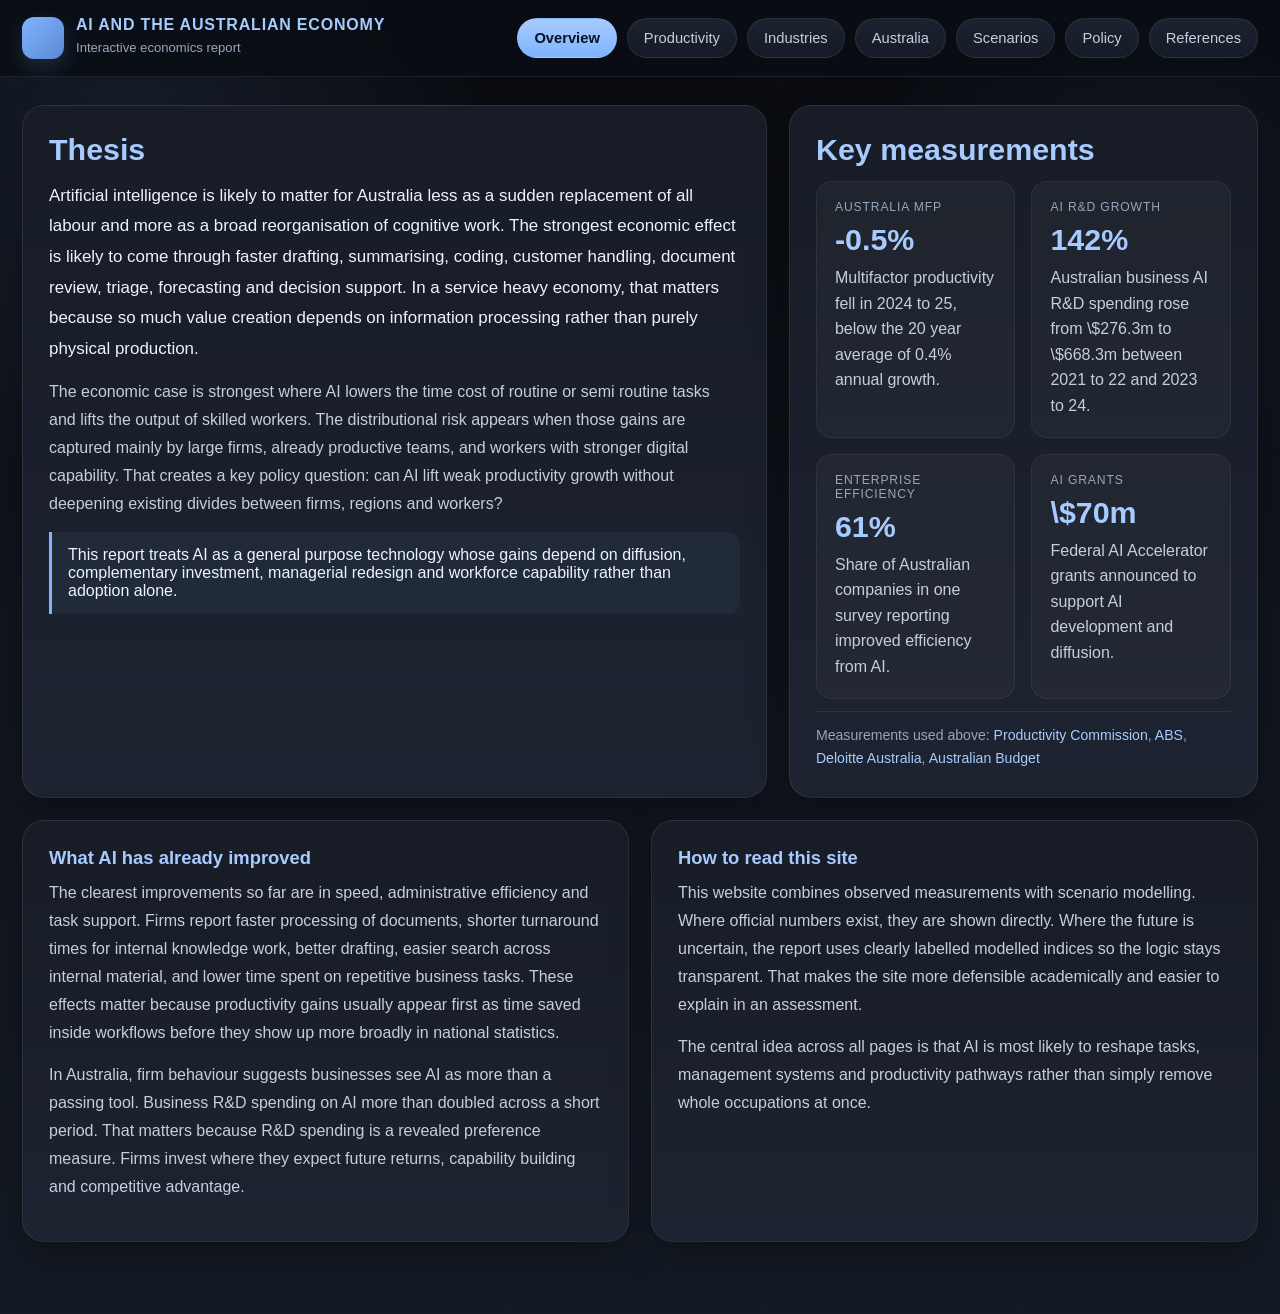
<file: index.html>
<!DOCTYPE html>
<html lang="en">
<head>
<meta charset="UTF-8" />
<meta name="viewport" content="width=device-width, initial-scale=1.0" />
<title>AI and the Australian Economy</title>
<style>
:root{
  --bg:#0b0d12;
  --bg2:#131720;
  --panel:#171c26;
  --panel2:#1d2330;
  --accent:#7fb3ff;
  --accent2:#a8cbff;
  --accent3:#5d89d6;
  --text:#eef3fb;
  --muted:#c4cfde;
  --muted2:#97a6bb;
  --line:rgba(255,255,255,0.08);
  --shadow:0 16px 40px rgba(0,0,0,0.28);
}

*{
  box-sizing:border-box;
}

html{
  scroll-behavior:smooth;
}

body{
  margin:0;
  font-family: Inter, Arial, Helvetica, sans-serif;
  color:var(--text);
  background:
    radial-gradient(circle at 10% 10%, rgba(127,179,255,0.10), transparent 22%),
    radial-gradient(circle at 90% 15%, rgba(93,137,214,0.08), transparent 18%),
    linear-gradient(180deg, #090b10 0%, #10141c 45%, #141a24 100%);
  min-height:100vh;
}

.topbar{
  position:sticky;
  top:0;
  z-index:1000;
  backdrop-filter:blur(14px);
  background:rgba(10,14,20,0.88);
  border-bottom:1px solid var(--line);
}

.topbar-inner{
  max-width:1380px;
  margin:0 auto;
  padding:16px 22px;
  display:flex;
  justify-content:space-between;
  align-items:center;
  gap:18px;
}

.brand{
  display:flex;
  align-items:center;
  gap:12px;
}

.brand-mark{
  width:42px;
  height:42px;
  border-radius:12px;
  background:linear-gradient(135deg, var(--accent), var(--accent3));
  box-shadow:0 8px 20px rgba(127,179,255,0.18);
}

.brand-text h1{
  margin:0;
  font-size:1rem;
  letter-spacing:0.05em;
  text-transform:uppercase;
  color:var(--accent2);
}

.brand-text p{
  margin:3px 0 0;
  color:var(--muted2);
  font-size:0.82rem;
}

.nav{
  display:flex;
  flex-wrap:wrap;
  gap:10px;
}

.nav button{
  border:none;
  background:linear-gradient(180deg, #1b2230, #151b26);
  color:var(--muted);
  border:1px solid rgba(255,255,255,0.08);
  padding:11px 16px;
  border-radius:999px;
  cursor:pointer;
  transition:0.22s ease;
  font-size:0.92rem;
}

.nav button:hover{
  color:var(--text);
  border-color:rgba(127,179,255,0.28);
  transform:translateY(-1px);
}

.nav button.active{
  color:#08111f;
  background:linear-gradient(180deg, var(--accent2), var(--accent));
  border-color:transparent;
  font-weight:700;
}

.container{
  max-width:1380px;
  margin:0 auto;
  padding:28px 22px 50px;
}

.page{
  display:none;
  animation:fadeUp 0.35s ease;
}

.page.active{
  display:block;
}

@keyframes fadeUp{
  from{opacity:0; transform:translateY(10px);}
  to{opacity:1; transform:translateY(0);}
}

.hero{
  display:grid;
  grid-template-columns:1.35fr 0.85fr;
  gap:22px;
  margin-bottom:22px;
}

.section-grid{
  display:grid;
  grid-template-columns:1fr 1fr;
  gap:22px;
  margin-bottom:22px;
}

.panel{
  background:linear-gradient(180deg, var(--panel), var(--panel2));
  border:1px solid var(--line);
  border-radius:22px;
  padding:26px;
  box-shadow:var(--shadow);
}

.kpi-grid{
  display:grid;
  grid-template-columns:1fr 1fr;
  gap:16px;
}

.card-grid{
  display:grid;
  grid-template-columns:1fr 1fr;
  gap:16px;
}

.kpi, .card{
  background:rgba(255,255,255,0.03);
  border:1px solid rgba(255,255,255,0.06);
  border-radius:16px;
  padding:18px;
}

.kpi .label{
  font-size:0.76rem;
  color:var(--muted2);
  text-transform:uppercase;
  letter-spacing:0.07em;
  margin-bottom:8px;
}

.kpi .value{
  font-size:1.9rem;
  color:var(--accent2);
  font-weight:700;
  margin-bottom:8px;
}

.kpi .desc{
  color:var(--muted);
  line-height:1.6;
  margin:0;
}

h2{
  margin:0 0 14px;
  color:var(--accent2);
  font-size:1.9rem;
}

h3{
  margin:0 0 10px;
  color:var(--accent2);
  font-size:1.15rem;
}

h4{
  margin:0 0 10px;
  color:var(--text);
  font-size:1rem;
}

p{
  color:var(--muted);
  line-height:1.75;
  margin:0 0 14px;
}

.lead{
  color:var(--text);
  font-size:1.06rem;
  line-height:1.8;
}

.quote{
  border-left:3px solid var(--accent);
  padding:14px 16px;
  background:rgba(127,179,255,0.06);
  border-radius:0 12px 12px 0;
  color:var(--text);
  margin-top:10px;
}

.chart-card{
  margin-top:16px;
  background:#101621;
  border:1px solid rgba(255,255,255,0.07);
  border-radius:18px;
  padding:16px;
}

.chart-svg{
  width:100%;
  height:auto;
  display:block;
  background:linear-gradient(180deg, #0e141d, #0d1219);
  border-radius:14px;
  border:1px solid rgba(255,255,255,0.05);
}

.chart-meta{
  margin-top:12px;
  color:var(--muted2);
  line-height:1.65;
  font-size:0.93rem;
}

.refs{
  margin-top:12px;
  padding-top:12px;
  border-top:1px solid rgba(255,255,255,0.08);
  color:var(--muted2);
  font-size:0.88rem;
  line-height:1.7;
  word-break:break-word;
}

.refs a{
  color:var(--accent2);
  text-decoration:none;
}

.refs a:hover{
  text-decoration:underline;
}

.data-table{
  width:100%;
  border-collapse:collapse;
  margin-top:10px;
}

.data-table th,
.data-table td{
  text-align:left;
  padding:12px 10px;
  border-bottom:1px solid rgba(255,255,255,0.07);
  color:var(--muted);
  vertical-align:top;
}

.data-table th{
  color:var(--accent2);
  font-size:0.82rem;
  text-transform:uppercase;
  letter-spacing:0.06em;
}

.scenario-pills{
  display:flex;
  flex-wrap:wrap;
  gap:10px;
  margin:14px 0 18px;
}

.scenario-pills button{
  border:none;
  border-radius:999px;
  padding:11px 16px;
  cursor:pointer;
  color:var(--muted);
  background:#1a2230;
  border:1px solid rgba(255,255,255,0.08);
}

.scenario-pills button.active{
  color:#08111f;
  background:linear-gradient(180deg, var(--accent2), var(--accent));
  font-weight:700;
}

ul{
  margin:0;
  padding-left:18px;
  color:var(--muted);
  line-height:1.8;
}

@media (max-width:1050px){
  .hero,
  .section-grid{
    grid-template-columns:1fr;
  }
}

@media (max-width:760px){
  .topbar-inner{
    flex-direction:column;
    align-items:flex-start;
  }

  .kpi-grid,
  .card-grid{
    grid-template-columns:1fr;
  }

  .container{
    padding:20px 14px 40px;
  }

  .panel{
    padding:20px;
  }
}
</style>
</head>
<body>

<header class="topbar">
  <div class="topbar-inner">
    <div class="brand">
      <div class="brand-mark"></div>
      <div class="brand-text">
        <h1>AI and the Australian Economy</h1>
        <p>Interactive economics report</p>
      </div>
    </div>

    <nav class="nav">
      <button class="tab active" data-page="overview">Overview</button>
      <button class="tab" data-page="productivity">Productivity</button>
      <button class="tab" data-page="industries">Industries</button>
      <button class="tab" data-page="australia">Australia</button>
      <button class="tab" data-page="scenarios">Scenarios</button>
      <button class="tab" data-page="policy">Policy</button>
      <button class="tab" data-page="references">References</button>
    </nav>
  </div>
</header>

<main class="container">

  <section id="overview" class="page active">
    <div class="hero">
      <div class="panel">
        <h2>Thesis</h2>
        <p class="lead">
          Artificial intelligence is likely to matter for Australia less as a sudden replacement of all labour and more as a broad reorganisation of cognitive work. The strongest economic effect is likely to come through faster drafting, summarising, coding, customer handling, document review, triage, forecasting and decision support. In a service heavy economy, that matters because so much value creation depends on information processing rather than purely physical production.
        </p>
        <p>
          The economic case is strongest where AI lowers the time cost of routine or semi routine tasks and lifts the output of skilled workers. The distributional risk appears when those gains are captured mainly by large firms, already productive teams, and workers with stronger digital capability. That creates a key policy question: can AI lift weak productivity growth without deepening existing divides between firms, regions and workers?
        </p>
        <div class="quote">
          This report treats AI as a general purpose technology whose gains depend on diffusion, complementary investment, managerial redesign and workforce capability rather than adoption alone.
        </div>
      </div>

      <div class="panel">
        <h2>Key measurements</h2>
        <div class="kpi-grid">
          <div class="kpi">
            <div class="label">Australia MFP</div>
            <div class="value">-0.5%</div>
            <p class="desc">Multifactor productivity fell in 2024 to 25, below the 20 year average of 0.4% annual growth.</p>
          </div>
          <div class="kpi">
            <div class="label">AI R&D growth</div>
            <div class="value">142%</div>
            <p class="desc">Australian business AI R&D spending rose from \$276.3m to \$668.3m between 2021 to 22 and 2023 to 24.</p>
          </div>
          <div class="kpi">
            <div class="label">Enterprise efficiency</div>
            <div class="value">61%</div>
            <p class="desc">Share of Australian companies in one survey reporting improved efficiency from AI.</p>
          </div>
          <div class="kpi">
            <div class="label">AI grants</div>
            <div class="value">\$70m</div>
            <p class="desc">Federal AI Accelerator grants announced to support AI development and diffusion.</p>
          </div>
        </div>
        <div class="refs">
          Measurements used above:
          <a href="[pc.gov.au](https://www.pc.gov.au/ongoing/productivity-insights/bulletins/bulletin-2026/)" target="_blank">Productivity Commission</a>,
          <a href="[abs.gov.au](https://www.abs.gov.au/media-centre/media-releases/ai-now-fastest-growing-area-business-rd)" target="_blank">ABS</a>,
          <a href="[deloitte.com](https://www.deloitte.com/au/en/issues/generative-ai/state-of-ai-in-enterprise.html)" target="_blank">Deloitte Australia</a>,
          <a href="[budget.gov.au](https://budget.gov.au/content/03-productivity.htm)" target="_blank">Australian Budget</a>
        </div>
      </div>
    </div>

    <div class="section-grid">
      <div class="panel">
        <h3>What AI has already improved</h3>
        <p>
          The clearest improvements so far are in speed, administrative efficiency and task support. Firms report faster processing of documents, shorter turnaround times for internal knowledge work, better drafting, easier search across internal material, and lower time spent on repetitive business tasks. These effects matter because productivity gains usually appear first as time saved inside workflows before they show up more broadly in national statistics.
        </p>
        <p>
          In Australia, firm behaviour suggests businesses see AI as more than a passing tool. Business R&D spending on AI more than doubled across a short period. That matters because R&D spending is a revealed preference measure. Firms invest where they expect future returns, capability building and competitive advantage.
        </p>
      </div>

      <div class="panel">
        <h3>How to read this site</h3>
        <p>
          This website combines observed measurements with scenario modelling. Where official numbers exist, they are shown directly. Where the future is uncertain, the report uses clearly labelled modelled indices so the logic stays transparent. That makes the site more defensible academically and easier to explain in an assessment.
        </p>
        <p>
          The central idea across all pages is that AI is most likely to reshape tasks, management systems and productivity pathways rather than simply remove whole occupations at once.
        </p>
      </div>
    </div>
  </section>

  <section id="productivity" class="page">
    <div class="section-grid">
      <div class="panel">
        <h2>Productivity and performance</h2>
        <p>
          Australia has a productivity problem that predates the current AI wave. The Productivity Commission reports that multifactor productivity fell by 0.5% in 2024 to 25. That is below the 20 year average annual growth rate of 0.4% and far below the 1.6% average annual increase recorded between 1994 to 95 and 2003 to 04.
        </p>
        <p>
          This is why AI matters economically. It arrives at a time when Australia needs stronger productivity growth but has struggled to generate it consistently through existing channels. If AI improves business processes, knowledge work and organisational efficiency, it could help lift output per worker. If adoption stays shallow, the gains remain limited.
        </p>

        <div class="chart-card">
          <h4>Chart 1. Productivity context and AI investment growth</h4>
          <svg class="chart-svg" viewBox="0 0 720 360" aria-label="Bar chart showing productivity and AI investment measurements">
            <rect x="0" y="0" width="720" height="360" fill="transparent"/>
            <line x1="70" y1="40" x2="70" y2="300" stroke="#6f7f96" stroke-width="1"/>
            <line x1="70" y1="300" x2="670" y2="300" stroke="#6f7f96" stroke-width="1"/>
            <line x1="70" y1="220" x2="670" y2="220" stroke="rgba(255,255,255,0.08)" stroke-width="1"/>
            <line x1="70" y1="140" x2="670" y2="140" stroke="rgba(255,255,255,0.08)" stroke-width="1"/>

            <rect x="120" y="300" width="70" height="8" fill="#d46a6a"/>
            <rect x="250" y="288" width="70" height="12" fill="#7fb3ff"/>
            <rect x="380" y="252" width="70" height="48" fill="#a8cbff"/>
            <rect x="510" y="55" width="70" height="245" fill="#5d89d6"/>

            <text x="104" y="326" fill="#c4cfde" font-size="13">MFP</text>
            <text x="233" y="326" fill="#c4cfde" font-size="13">20yr avg</text>
            <text x="340" y="326" fill="#c4cfde" font-size="13">1994 to 04</text>
            <text x="492" y="326" fill="#c4cfde" font-size="13">AI R&amp;D</text>

            <text x="120" y="285" fill="#eef3fb" font-size="13">-0.5%</text>
            <text x="250" y="278" fill="#eef3fb" font-size="13">0.4%</text>
            <text x="380" y="242" fill="#eef3fb" font-size="13">1.6%</text>
            <text x="510" y="45" fill="#eef3fb" font-size="13">142%</text>
          </svg>
          <p class="chart-meta">
            The first three bars show productivity growth comparisons. The final bar shows Australian AI R&D growth since 2021 to 22, included to show how quickly firms have increased AI related investment even while national productivity remains weak.
          </p>
          <div class="refs">
            Graph references:
            <a href="[pc.gov.au](https://www.pc.gov.au/ongoing/productivity-insights/bulletins/bulletin-2026/)" target="_blank">Productivity Commission Annual Productivity Bulletin 2026</a> |
            <a href="[abs.gov.au](https://www.abs.gov.au/media-centre/media-releases/ai-now-fastest-growing-area-business-rd)" target="_blank">ABS AI now fastest growing area for business R&D</a>
          </div>
        </div>
      </div>

      <div class="panel">
        <h2>Observed AI related gains</h2>
        <p>
          Survey and experimental evidence shows that AI can already improve workplace outcomes. Deloitte reports that 61% of Australian companies in its survey say AI is delivering improved efficiency. However, only 30% say they are using AI to deeply transform work. That gap matters because incremental gains are easier than full workflow redesign.
        </p>
        <p>
          The same survey shows 65% of Australian respondents intend to raise AI investment next year, compared with 84% globally. Only 12% of Australian leaders report that generative AI is already transforming their business or industry, compared with 25% globally. That suggests Australia is investing, but scaling more slowly than some global peers.
        </p>

        <div class="chart-card">
          <h4>Chart 2. Observed AI related improvement indicators</h4>
          <svg class="chart-svg" viewBox="0 0 720 380" aria-label="Horizontal bar chart showing AI improvement indicators">
            <line x1="180" y1="35" x2="180" y2="330" stroke="#6f7f96" stroke-width="1"/>
            <line x1="180" y1="330" x2="660" y2="330" stroke="#6f7f96" stroke-width="1"/>

            <text x="20" y="70" fill="#c4cfde" font-size="13">AU improved efficiency</text>
            <rect x="180" y="55" width="293" height="22" fill="#7fb3ff"/>
            <text x="482" y="71" fill="#eef3fb" font-size="13">61%</text>

            <text x="20" y="115" fill="#c4cfde" font-size="13">AU deep transformation</text>
            <rect x="180" y="100" width="144" height="22" fill="#5d89d6"/>
            <text x="333" y="116" fill="#eef3fb" font-size="13">30%</text>

            <text x="20" y="160" fill="#c4cfde" font-size="13">AU raise AI investment</text>
            <rect x="180" y="145" width="312" height="22" fill="#a8cbff"/>
            <text x="501" y="161" fill="#eef3fb" font-size="13">65%</text>

            <text x="20" y="205" fill="#c4cfde" font-size="13">Global raise AI investment</text>
            <rect x="180" y="190" width="403" height="22" fill="#88aef2"/>
            <text x="592" y="206" fill="#eef3fb" font-size="13">84%</text>

            <text x="20" y="250" fill="#c4cfde" font-size="13">AU already transforming</text>
            <rect x="180" y="235" width="58" height="22" fill="#6f8fd1"/>
            <text x="247" y="251" fill="#eef3fb" font-size="13">12%</text>

            <text x="20" y="295" fill="#c4cfde" font-size="13">Global already transforming</text>
            <rect x="180" y="280" width="120" height="22" fill="#9abbf6"/>
            <text x="309" y="296" fill="#eef3fb" font-size="13">25%</text>
          </svg>
          <div class="refs">
            Graph references:
            <a href="[deloitte.com](https://www.deloitte.com/au/en/issues/generative-ai/state-of-ai-in-enterprise.html)" target="_blank">Deloitte Australia State of AI in the Enterprise 2026</a> |
            <a href="[nber.org](https://www.nber.org/papers/w34851)" target="_blank">NBER Working Paper 34851</a>
          </div>
        </div>
      </div>
    </div>
  </section>

  <section id="industries" class="page">
    <div class="section-grid">
      <div class="panel">
        <h2>Industry exposure</h2>
        <p>
          AI affects sectors differently depending on task structure. Information intensive, language heavy and rules based work tends to be more exposed. That is why professional services, finance, government administration and parts of healthcare sit near the top of the exposure ranking used in this site.
        </p>

        <div class="chart-card">
          <h4>Chart 3. AI exposure index by sector, out of 100</h4>
          <svg class="chart-svg" viewBox="0 0 720 400" aria-label="Horizontal bar chart of AI exposure by sector">
            <line x1="190" y1="30" x2="190" y2="350" stroke="#6f7f96" stroke-width="1"/>
            <line x1="190" y1="350" x2="670" y2="350" stroke="#6f7f96" stroke-width="1"/>

            <text x="20" y="60" fill="#c4cfde" font-size="13">Professional services</text>
            <rect x="190" y="45" width="422" height="20" fill="#a8cbff"/><text x="620" y="60" fill="#eef3fb" font-size="13">88</text>

            <text x="20" y="95" fill="#c4cfde" font-size="13">Finance</text>
            <rect x="190" y="80" width="403" height="20" fill="#7fb3ff"/><text x="601" y="95" fill="#eef3fb" font-size="13">84</text>

            <text x="20" y="130" fill="#c4cfde" font-size="13">Government admin</text>
            <rect x="190" y="115" width="379" height="20" fill="#6f9be6"/><text x="577" y="130" fill="#eef3fb" font-size="13">79</text>

            <text x="20" y="165" fill="#c4cfde" font-size="13">Healthcare</text>
            <rect x="190" y="150" width="355" height="20" fill="#5d89d6"/><text x="553" y="165" fill="#eef3fb" font-size="13">74</text>

            <text x="20" y="200" fill="#c4cfde" font-size="13">Education</text>
            <rect x="190" y="185" width="317" height="20" fill="#94baf5"/><text x="515" y="200" fill="#eef3fb" font-size="13">66</text>

            <text x="20" y="235" fill="#c4cfde" font-size="13">Retail</text>
            <rect x="190" y="220" width="278" height="20" fill="#83a6e8"/><text x="476" y="235" fill="#eef3fb" font-size="13">58</text>

            <text x="20" y="270" fill="#c4cfde" font-size="13">Manufacturing</text>
            <rect x="190" y="255" width="226" height="20" fill="#6d89bb"/><text x="424" y="270" fill="#eef3fb" font-size="13">47</text>

            <text x="20" y="305" fill="#c4cfde" font-size="13">Agriculture</text>
            <rect x="190" y="290" width="168" height="20" fill="#5673a4"/><text x="366" y="305" fill="#eef3fb" font-size="13">35</text>
          </svg>
          <div class="refs">
            Basis for sector framing:
            <a href="[abs.gov.au](https://www.abs.gov.au/media-centre/media-releases/ai-now-fastest-growing-area-business-rd)" target="_blank">ABS business R&D composition</a> |
            <a href="[pc.gov.au](https://www.pc.gov.au/ongoing/productivity-insights/bulletins/bulletin-2026/)" target="_blank">Productivity Commission</a> |
            <a href="[deloitte.com](https://www.deloitte.com/au/en/issues/generative-ai/state-of-ai-in-enterprise.html)" target="_blank">Deloitte Australia</a>
          </div>
        </div>
      </div>

      <div class="panel">
        <h2>Sector analysis</h2>
        <div class="card-grid">
          <div class="card">
            <h3>Professional services</h3>
            <p>High exposure because drafting, analysis, document review, coding and client communication are central tasks.</p>
          </div>
          <div class="card">
            <h3>Healthcare</h3>
            <p>Strong potential through triage, diagnostics support, records handling and admin reduction rather than full clinical replacement.</p>
          </div>
          <div class="card">
            <h3>Education</h3>
            <p>Useful for lesson support, marking assistance and content generation, but uneven student access may widen gaps.</p>
          </div>
          <div class="card">
            <h3>Finance and government</h3>
            <p>High exposure because compliance, reporting, service triage and forecasting are structured and data rich.</p>
          </div>
        </div>
      </div>
    </div>
  </section>

  <section id="australia" class="page">
    <div class="section-grid">
      <div class="panel">
        <h2>Australia specific context</h2>
        <p>
          Australia is highly exposed to AI opportunity because it is a service dominated economy with a long running productivity challenge. The ABS reports that total business expenditure on research and development reached \$24.4 billion in 2023 to 24, up 18%. Within that, AI spending grew 142% since 2021 to 22, from \$276.3 million to \$668.3 million.
        </p>

        <div class="chart-card">
          <h4>Chart 4. Australian business R&D values</h4>
          <svg class="chart-svg" viewBox="0 0 720 360" aria-label="Bar chart of Australian business R&D values">
            <line x1="70" y1="35" x2="70" y2="300" stroke="#6f7f96" stroke-width="1"/>
            <line x1="70" y1="300" x2="670" y2="300" stroke="#6f7f96" stroke-width="1"/>

            <rect x="120" y="56" width="80" height="244" fill="#a8cbff"/>
            <rect x="260" y="241" width="80" height="59" fill="#7fb3ff"/>
            <rect x="400" y="263" width="80" height="37" fill="#5d89d6"/>
            <rect x="540" y="293" width="80" height="7" fill="#88aef2"/>

            <text x="109" y="325" fill="#c4cfde" font-size="13">Total R&amp;D</text>
            <text x="252" y="325" fill="#c4cfde" font-size="13">Info &amp; comms</text>
            <text x="418" y="325" fill="#c4cfde" font-size="13">Health</text>
            <text x="553" y="325" fill="#c4cfde" font-size="13">AI</text>

            <text x="125" y="48" fill="#eef3fb" font-size="13">24.4b</text>
            <text x="268" y="233" fill="#eef3fb" font-size="13">5.9b</text>
            <text x="405" y="255" fill="#eef3fb" font-size="13">3.673b</text>
            <text x="542" y="285" fill="#eef3fb" font-size="13">0.668b</text>
          </svg>
          <div class="refs">
            Graph reference:
            <a href="[abs.gov.au](https://www.abs.gov.au/media-centre/media-releases/ai-now-fastest-growing-area-business-rd)" target="_blank">ABS Research and Experimental Development, Businesses, Australia</a>
          </div>
        </div>
      </div>

      <div class="panel">
        <h2>What these numbers mean</h2>
        <p>
          These values show that AI is becoming a serious investment category rather than a marginal experiment. The federal policy environment also points in the same direction. The budget includes up to \$70 million for AI Accelerator grants and references AI use in approvals and regulatory processes.
        </p>
        <table class="data-table">
          <thead>
            <tr>
              <th>Measure</th>
              <th>Value</th>
              <th>Meaning</th>
            </tr>
          </thead>
          <tbody>
            <tr>
              <td>Total business R&D</td>
              <td>\$24.4 billion</td>
              <td>Broad innovation capacity across firms.</td>
            </tr>
            <tr>
              <td>AI R&D</td>
              <td>\$668.3 million</td>
              <td>AI has become a meaningful investment category.</td>
            </tr>
            <tr>
              <td>AI R&D growth</td>
              <td>142%</td>
              <td>Rapid acceleration in firm investment.</td>
            </tr>
            <tr>
              <td>AI Accelerator grants</td>
              <td>Up to \$70 million</td>
              <td>Shows policy support for diffusion and development.</td>
            </tr>
          </tbody>
        </table>
      </div>
    </div>
  </section>

  <section id="scenarios" class="page">
    <div class="panel">
      <h2>Scenario engine</h2>
      <p>
        Each scenario below changes the displayed values and interpretation. The index starts at 100 in 2024 for both productivity and inequality pressure.
      </p>

      <div class="scenario-pills">
        <button class="scenario-btn active" data-scenario="baseline">Baseline</button>
        <button class="scenario-btn" data-scenario="upside">Upside diffusion</button>
        <button class="scenario-btn" data-scenario="downside">Downside concentration</button>
      </div>

      <div class="section-grid">
        <div>
          <p id="scenarioText" class="lead"></p>
          <table class="data-table" id="scenarioTable">
            <thead>
              <tr>
                <th>Indicator</th>
                <th>2030 value</th>
                <th>Meaning</th>
              </tr>
            </thead>
            <tbody></tbody>
          </table>
        </div>

        <div class="chart-card">
          <h4>Chart 5. Scenario model, 2024 = 100</h4>
          <svg id="scenarioSvg" class="chart-svg" viewBox="0 0 720 360" aria-label="Scenario line chart"></svg>
          <div class="refs">
            Scenario framing informed by:
            <a href="[pc.gov.au](https://www.pc.gov.au/ongoing/productivity-insights/bulletins/bulletin-2026/)" target="_blank">Productivity Commission</a> |
            <a href="[deloitte.com](https://www.deloitte.com/au/en/issues/generative-ai/state-of-ai-in-enterprise.html)" target="_blank">Deloitte Australia</a> |
            <a href="[nber.org](https://www.nber.org/papers/w34851)" target="_blank">NBER Working Paper 34851</a>
          </div>
        </div>
      </div>
    </div>
  </section>

  <section id="policy" class="page">
    <div class="section-grid">
      <div class="panel">
        <h2>Policy implications</h2>
        <p>
          If AI is a diffusion challenge as much as an invention challenge, then policy should focus on capability spread rather than only frontier breakthroughs. That means workforce training, management capability, adoption support for smaller firms, trustworthy deployment standards, and practical public sector use cases.
        </p>
        <p>
          The strongest policy areas are skills, competition, diffusion and institutional readiness. Productivity gains at frontier firms do not automatically spread to the wider economy.
        </p>
      </div>

      <div class="panel">
        <h2>Priority actions</h2>
        <div class="card-grid">
          <div class="card">
            <h3>Lift workforce capability</h3>
            <p>Focus on practical AI use in real workflows, not just general awareness.</p>
          </div>
          <div class="card">
            <h3>Support small firm diffusion</h3>
            <p>Help smaller firms move from pilots to integration and redesign.</p>
          </div>
          <div class="card">
            <h3>Protect competition</h3>
            <p>Monitor concentration in data access, compute, cloud and model dependence.</p>
          </div>
          <div class="card">
            <h3>Use AI in government carefully</h3>
            <p>Faster approvals and services matter, but review, accountability and trust remain essential.</p>
          </div>
        </div>
      </div>
    </div>
  </section>

  <section id="references" class="page">
    <div class="panel">
      <h2>References</h2>
      <ul>
        <li>Productivity Commission, <em>Annual productivity bulletin 2026</em></li>
        <li>Australian Bureau of Statistics, <em>AI now fastest growing area for business R&D</em></li>
        <li>Australian Government Budget, <em>Productivity</em></li>
        <li>Deloitte Australia, <em>State of AI in the Enterprise 2026</em></li>
        <li>NBER Working Paper 34851, <em>Does Generative AI Narrow Education Based Productivity Gaps? Evidence from a Randomized Experiment</em></li>
      </ul>

      <div class="refs" style="margin-top:16px;">
        <a href="[pc.gov.au](https://www.pc.gov.au/ongoing/productivity-insights/bulletins/bulletin-2026/)" target="_blank">[pc.gov.au](https://www.pc.gov.au/ongoing/productivity-insights/bulletins/bulletin-2026/)</a><br>
        <a href="[abs.gov.au](https://www.abs.gov.au/media-centre/media-releases/ai-now-fastest-growing-area-business-rd)" target="_blank">[abs.gov.au](https://www.abs.gov.au/media-centre/media-releases/ai-now-fastest-growing-area-business-rd)</a><br>
        <a href="[budget.gov.au](https://budget.gov.au/content/03-productivity.htm)" target="_blank">[budget.gov.au](https://budget.gov.au/content/03-productivity.htm)</a><br>
        <a href="[deloitte.com](https://www.deloitte.com/au/en/issues/generative-ai/state-of-ai-in-enterprise.html)" target="_blank">[deloitte.com](https://www.deloitte.com/au/en/issues/generative-ai/state-of-ai-in-enterprise.html)</a><br>
        <a href="[nber.org](https://www.nber.org/papers/w34851)" target="_blank">[nber.org](https://www.nber.org/papers/w34851)</a>
      </div>
    </div>
  </section>

</main>

<script>
const tabs = document.querySelectorAll('.tab');
const pages = document.querySelectorAll('.page');

tabs.forEach(tab => {
  tab.addEventListener('click', () => {
    const target = tab.dataset.page;
    tabs.forEach(t => t.classList.remove('active'));
    pages.forEach(p => p.classList.remove('active'));
    tab.classList.add('active');
    document.getElementById(target).classList.add('active');
    window.scrollTo({ top: 0, behavior: 'smooth' });
  });
});

const scenarioData = {
  baseline: {
    text: 'Baseline scenario: AI adoption continues steadily, productivity improves gradually, but gains remain uneven because organisational transformation is incomplete and diffusion across firms is patchy.',
    productivity: [100,101,102.5,104,106,108.5,111],
    inequality: [100,101,102.5,104,105.5,107,108.5],
    table: [
      ['Productivity index', '111', 'Moderate uplift by 2030'],
      ['Inequality pressure index', '108.5', 'Distributional strain rises modestly'],
      ['Adoption pattern', 'Uneven', 'Larger firms move faster than smaller firms'],
      ['Policy reading', 'Mixed', 'Gains are real but not broadly shared enough']
    ]
  },
  upside: {
    text: 'Upside diffusion scenario: training improves, smaller firms adopt more effectively, and AI is integrated into workflows rather than remaining a point solution. Productivity rises more strongly while distributional pressure is better contained.',
    productivity: [100,102,104.5,107.5,111,115,119],
    inequality: [100,100.5,101,101.5,102,102.8,103.5],
    table: [
      ['Productivity index', '119', 'Strong uplift by 2030'],
      ['Inequality pressure index', '103.5', 'Only limited increase in strain'],
      ['Adoption pattern', 'Broad diffusion', 'Capabilities spread across sectors and firm sizes'],
      ['Policy reading', 'Best case', 'Skills and diffusion policy are working']
    ]
  },
  downside: {
    text: 'Downside concentration scenario: adoption is concentrated in frontier firms, managerial redesign remains weak in the wider economy, and access gaps widen. Productivity gains exist but are smaller overall, while inequality pressure rises much faster.',
    productivity: [100,100.6,101.4,102.2,103.3,104.5,106],
    inequality: [100,102,104.5,107.5,110.5,114,118],
    table: [
      ['Productivity index', '106', 'Only modest uplift by 2030'],
      ['Inequality pressure index', '118', 'Substantial rise in distributional strain'],
      ['Adoption pattern', 'Concentrated', 'Large capability gaps across firms and workers'],
      ['Policy reading', 'High risk', 'AI reinforces inequality more than it lifts the whole economy']
    ]
  }
};

const scenarioButtons = document.querySelectorAll('.scenario-btn');
const scenarioText = document.getElementById('scenarioText');
const scenarioTableBody = document.querySelector('#scenarioTable tbody');
const scenarioSvg = document.getElementById('scenarioSvg');

function renderScenarioTable(rows){
  scenarioTableBody.innerHTML = '';
  rows.forEach(row => {
    const tr = document.createElement('tr');
    tr.innerHTML = `<td>${row[0]}</td><td>${row[1]}</td><td>${row[2]}</td>`;
    scenarioTableBody.appendChild(tr);
  });
}

function linePath(values, minY, maxY, left, top, width, height){
  const step = width / (values.length - 1);
  return values.map((v, i) => {
    const x = left + i * step;
    const y = top + height - ((v - minY) / (maxY - minY)) * height;
    return `${i === 0 ? 'M' : 'L'} ${x} ${y}`;
  }).join(' ');
}

function renderScenarioChart(productivity, inequality){
  const labels = ['2024','2025','2026','2027','2028','2029','2030'];
  const minY = 98;
  const maxY = 120;
  const left = 70;
  const top = 30;
  const width = 600;
  const height = 250;

  const prodPath = linePath(productivity, minY, maxY, left, top, width, height);
  const ineqPath = linePath(inequality, minY, maxY, left, top, width, height);

  let xLabels = '';
  labels.forEach((label, i) => {
    const x = left + (width / (labels.length - 1)) * i;
    xLabels += `<text x="${x - 16}" y="315" fill="#c4cfde" font-size="12">${label}</text>`;
  });

  scenarioSvg.innerHTML = `
    <line x1="${left}" y1="${top}" x2="${left}" y2="${top + height}" stroke="#6f7f96" stroke-width="1"/>
    <line x1="${left}" y1="${top + height}" x2="${left + width}" y2="${top + height}" stroke="#6f7f96" stroke-width="1"/>

    <line x1="${left}" y1="250" x2="${left + width}" y2="250" stroke="rgba(255,255,255,0.08)" stroke-width="1"/>
    <line x1="${left}" y1="175" x2="${left + width}" y2="175" stroke="rgba(255,255,255,0.08)" stroke-width="1"/>
    <line x1="${left}" y1="100" x2="${left + width}" y2="100" stroke="rgba(255,255,255,0.08)" stroke-width="1"/>

    <text x="18" y="285" fill="#c4cfde" font-size="12">100</text>
    <text x="18" y="210" fill="#c4cfde" font-size="12">106</text>
    <text x="18" y="135" fill="#c4cfde" font-size="12">112</text>
    <text x="18" y="60" fill="#c4cfde" font-size="12">118</text>

    <path d="${prodPath}" fill="none" stroke="#a8cbff" stroke-width="4" stroke-linecap="round"/>
    <path d="${ineqPath}" fill="none" stroke="#d57f7f" stroke-width="4" stroke-linecap="round"/>

    ${xLabels}

    <rect x="420" y="18" width="14" height="14" fill="#a8cbff" rx="3"/>
    <text x="442" y="30" fill="#eef3fb" font-size="12">Productivity index</text>
    <rect x="560" y="18" width="14" height="14" fill="#d57f7f" rx="3"/>
    <text x="582" y="30" fill="#eef3fb" font-size="12">Inequality pressure</text>
  `;
}

function setScenario(name){
  const s = scenarioData[name];
  scenarioText.textContent = s.text;
  renderScenarioTable(s.table);
  renderScenarioChart(s.productivity, s.inequality);
  scenarioButtons.forEach(btn => {
    btn.classList.toggle('active', btn.dataset.scenario === name);
  });
}

scenarioButtons.forEach(btn => {
  btn.addEventListener('click', () => setScenario(btn.dataset.scenario));
});

setScenario('baseline');
</script>
</body>
</html>
</file>
